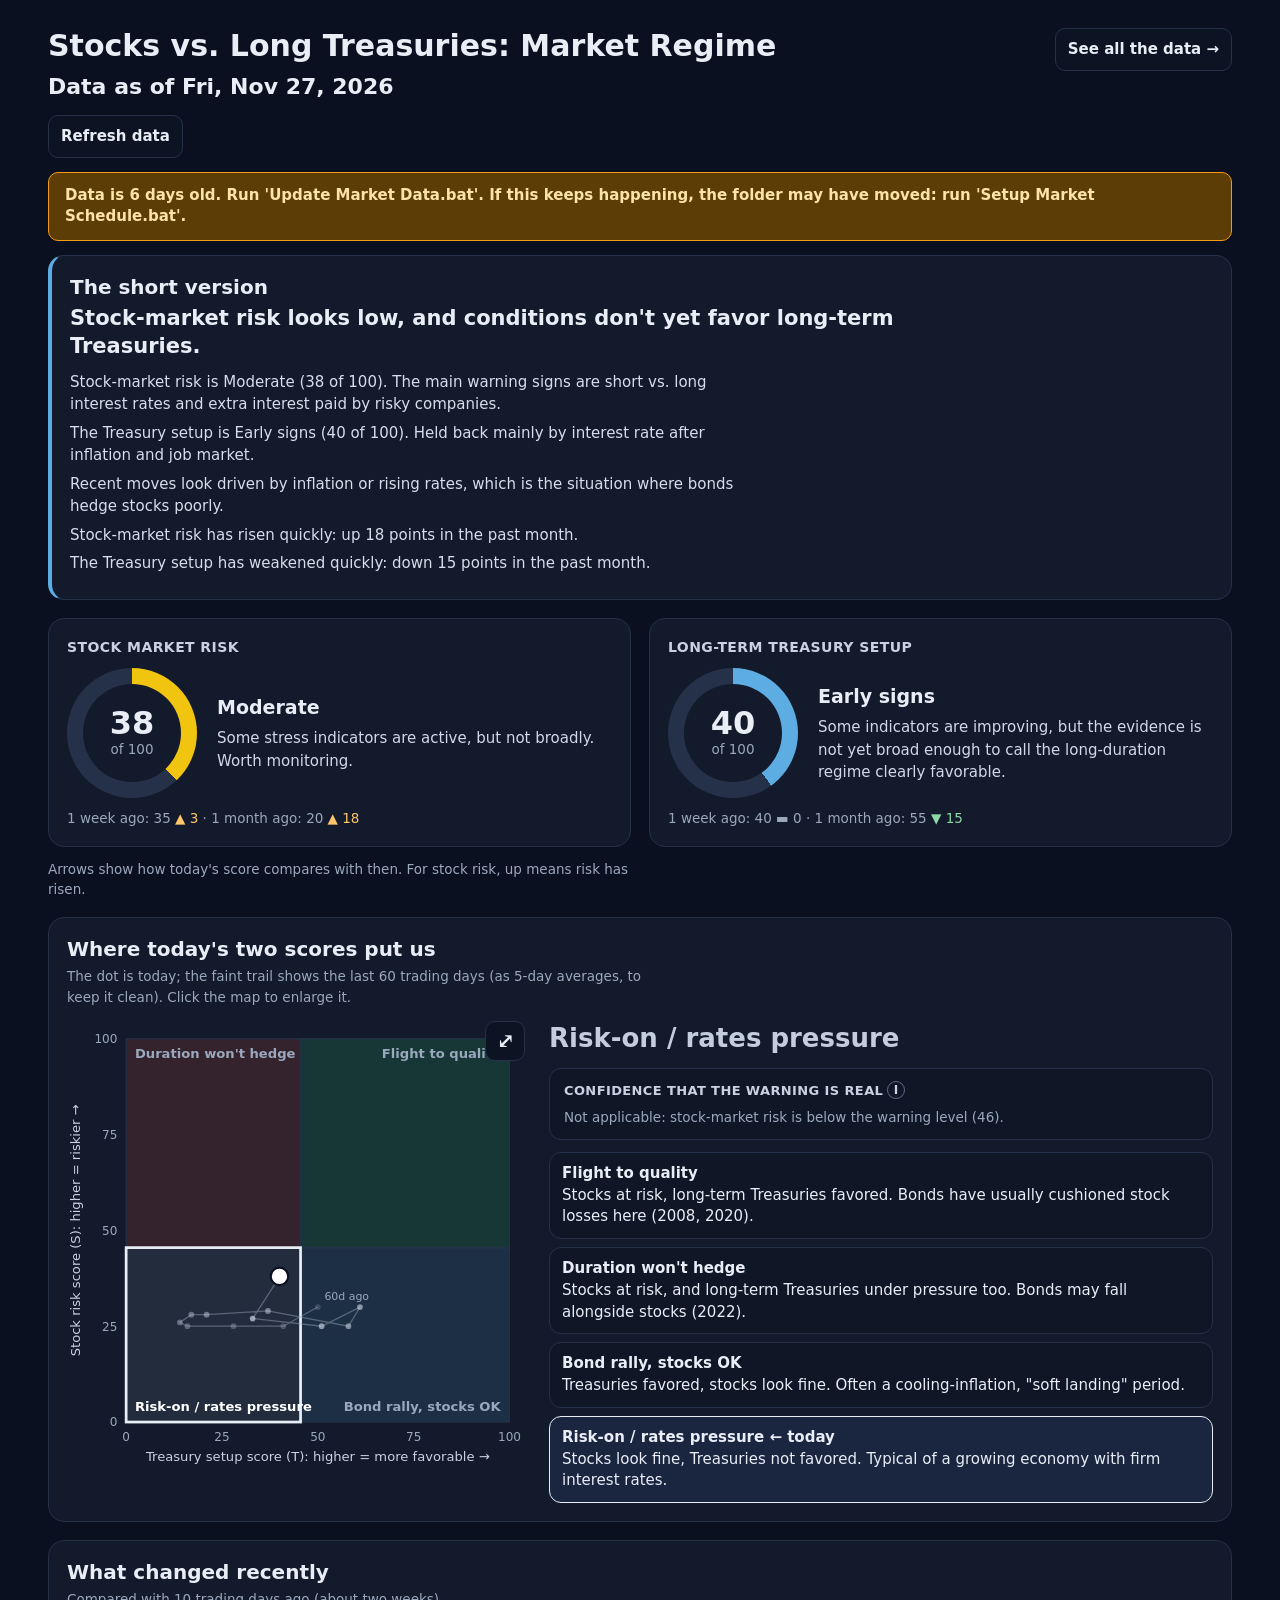
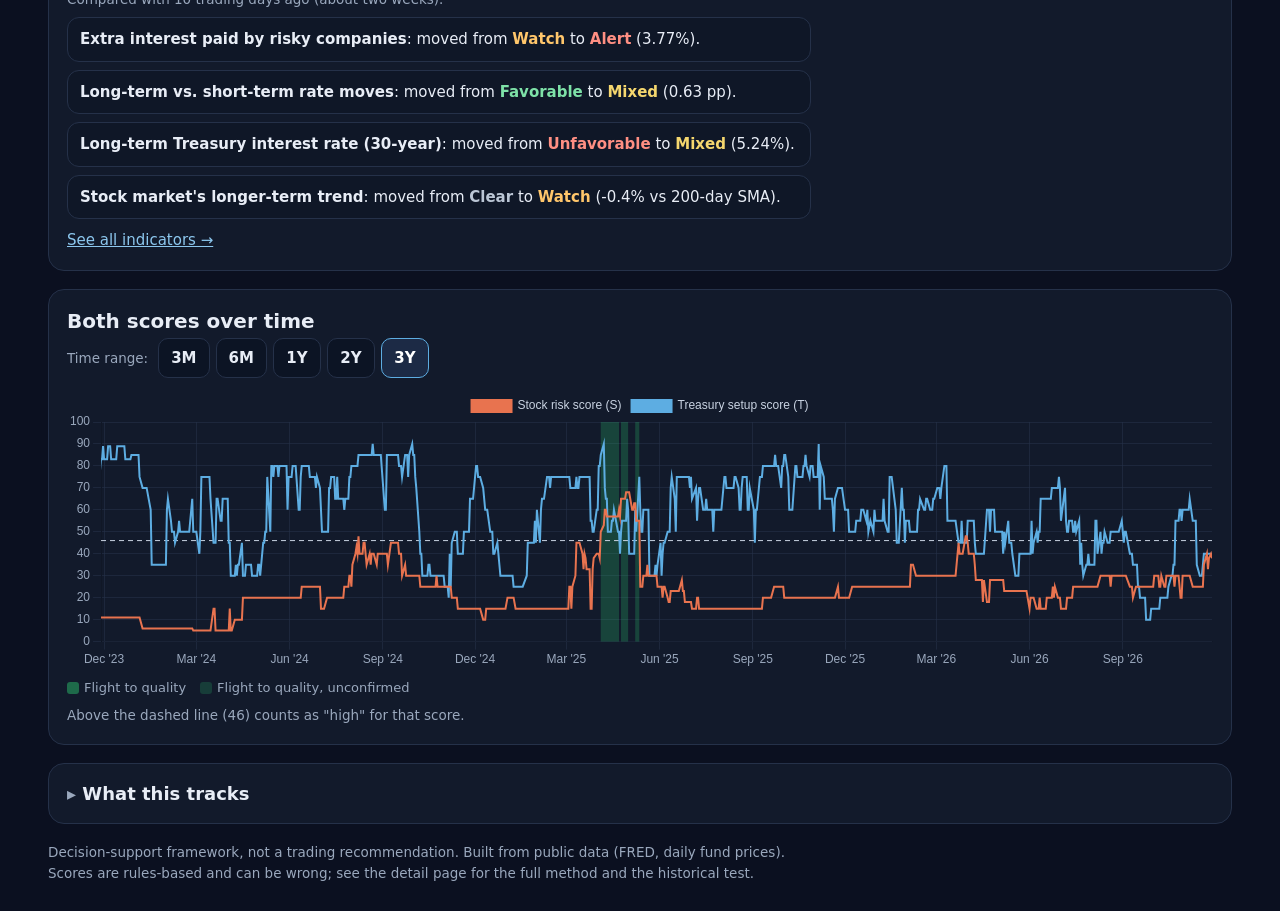
<file: index.html>
<!DOCTYPE html>
<html lang="en">
<head>
<meta charset="UTF-8" />
<meta name="viewport" content="width=device-width, initial-scale=1.0" />
<title>Stocks vs. Long Treasuries: Market Regime</title>
<link rel="stylesheet" href="dashboard.css?v=2026-10-15b" />
</head>

<body>
<div class="wrap">

  <!-- 1. HEADER -->
  <div class="topbar">
    <div>
      <h1>Stocks vs. Long Treasuries: Market Regime</h1>
      <div class="asof" id="asOfBig">Data as of --</div>
    </div>
    <a class="navlink" href="market-dashboard.html">See all the data →</a>
  </div>
  <div class="controls">
    <button id="refreshBtn" type="button">Refresh data</button>
    <span class="refreshnote" id="refreshNote" aria-live="polite"></span>
    <button class="forget" id="forgetTok" type="button" style="display:none">Forget GitHub token</button>
  </div>

  <!-- 2. BANNERS -->
  <div id="banners"></div>

  <!-- 3. THE SHORT VERSION -->
  <div class="card short" id="shortCard">
    <h2>The short version</h2>
    <div class="hl" id="shortHead">Loading…</div>
    <div id="shortLines"></div>
  </div>

  <!-- 4. TWO GAUGES -->
  <div class="gauges">
    <div class="card">
      <div class="gname">Stock market risk</div>
      <div class="scorebox">
        <div class="ring" id="spyRing" style="--pct:0"><div class="ring-inner"><div><div class="score" id="spyScore">--</div><div class="small">of 100</div></div></div></div>
        <div>
          <div class="headline" id="spyHead"></div>
          <div class="explain" id="spyMeaning"></div>
        </div>
      </div>
      <div class="gprior" id="spyPrior"></div>
    </div>
    <div class="card">
      <div class="gname">Long-term Treasury setup</div>
      <div class="scorebox">
        <div class="ring" id="tltRing" style="--pct:0"><div class="ring-inner"><div><div class="score" id="tltScore">--</div><div class="small">of 100</div></div></div></div>
        <div>
          <div class="headline" id="tltHead"></div>
          <div class="explain" id="tltMeaning"></div>
        </div>
      </div>
      <div class="gprior" id="tltPrior"></div>
    </div>
  </div>
  <div class="small" style="margin:-6px 0 18px">Arrows show how today's score compares with then. For stock risk, up means risk has risen.</div>

  <!-- 5. REGIME MAP -->
  <div class="card">
    <h2>Where today's two scores put us</h2>
    <div class="small" style="margin-bottom:12px">The dot is today; the faint trail shows the last 60 trading days (as 5-day averages, to keep it clean). Click the map to enlarge it.</div>
    <div class="quadmain">
      <div data-quad="1"></div>
      <div>
        <div class="regime-label" id="regimeLabel"></div>
        <div id="confMeter"></div>
        <ul class="quadkey" id="quadKey" style="margin-top:12px"></ul>
      </div>
    </div>
  </div>

  <!-- 6. WHAT CHANGED -->
  <div class="card">
    <h2>What changed recently</h2>
    <div class="small" id="changeSub"></div>
    <ul class="changes" id="changes"></ul>
    <div style="margin-top:10px" id="changeMore"></div>
  </div>

  <!-- 7. ONE TREND CHART -->
  <div class="card">
    <h2>Both scores over time</h2>
    <div class="rangebar"><span class="small">Time range:</span><div data-range="1"></div></div>
    <div class="chartbox"><canvas id="chScores"></canvas></div>
    <div class="legend" id="legendScores"></div>
    <div class="small" style="margin-top:8px">Above the dashed line (46) counts as "high" for that score.</div>
  </div>

  <!-- 8. WHAT THIS TRACKS -->
  <details class="about" id="about">
    <summary>What this tracks</summary>
    <div id="aboutBody"></div>
  </details>

  <!-- 9. FOOTER -->
  <div class="foot">Decision-support framework, not a trading recommendation. Built from public data (FRED, daily fund prices). Scores are rules-based and can be wrong; see the detail page for the full method and the historical test.</div>

</div>

<script src="vendor/chart.umd.min.js"></script>
<script src="config.js?v=2026-10-15b"></script>
<script src="scoring.js?v=2026-10-15b"></script>
<script src="market-data.js"></script>
<script src="dashboard-common.js?v=2026-10-15b"></script>
<script>
(function () {
  "use strict";
  var D = window.Dash, CFG = D.CFG, $ = D.$, esc = D.esc;

  function gauge(kind, st) {
    var m = st.cur[kind], pre = kind === "spy" ? "spy" : "tlt";
    var labels = kind === "spy" ? CFG.spyLabels : CFG.tltLabels, meaning = "";
    $(pre + "Score").textContent = m.score === null ? "--" : m.score;
    $(pre + "Ring").style.setProperty("--pct", m.score === null ? 0 : m.score);
    if (kind === "spy") $("spyRing").style.setProperty("--ringc", D.RING[m.label] || "#7f93b0");
    if (m.score === null || !m.reliable) {
      $(pre + "Head").textContent = "Not reliable";
      $(pre + "Meaning").textContent = CFG.summary.unreliable;
    } else {
      $(pre + "Head").textContent = D.plainLabel(kind, m.score);
      $(pre + "Meaning").textContent = m.text;
    }
    $(pre + "Prior").innerHTML = m.score === null ? "" : D.priorHtml(st.H, kind);
  }

  function renderQuadKey(cur) {
    var names = { FTQ: "Flight to quality", NOHEDGE: "Duration won't hedge", BONDRALLY: "Bond rally, stocks OK", RISKON: "Risk-on / rates pressure" };
    var html = "";
    ["FTQ", "NOHEDGE", "BONDRALLY", "RISKON"].forEach(function (k) {
      var on = cur.quadrant === k;
      html += '<li' + (on ? ' class="on" aria-current="true"' : "") + '><strong>' + esc(names[k]) + (on ? " ← today" : "") + '</strong>' + esc(CFG.quadrantKey[k]) + '</li>';
    });
    $("quadKey").innerHTML = html;
  }

  function renderChanges(st) {
    var items = D.buildChanges(st.H), max = CFG.summary.maxChanges, days = CFG.summary.changeWindowDays;
    $("changeSub").textContent = "Compared with " + days + " trading days ago (about two weeks).";
    var list = items.slice(0, max).map(function (c) { return "<li>" + c.html + "</li>"; });
    if (!list.length) list = ["<li>No indicator changed status in the last 2 weeks.</li>"];
    $("changes").innerHTML = list.join("");
    $("changeMore").innerHTML = items.length > max ? '<a href="market-dashboard.html#stockrisk">See all indicators →</a>' : '<a href="market-dashboard.html#stockrisk">See all indicators →</a>';
  }

  D.start({
    render: function (st) {
      $("aboutBody").innerHTML = CFG.aboutText.join("");
      if (!st.D) { $("shortHead").textContent = "Data unavailable."; return; }
      var cur = st.cur, sum = D.buildSummary(st.H, cur);
      $("shortHead").textContent = sum.headline;
      $("shortLines").innerHTML = sum.lines.map(function (l) { return "<p>" + esc(l) + "</p>"; }).join("");
      gauge("spy", st); gauge("tlt", st);
      var lab = $("regimeLabel");
      lab.textContent = D.quadName(cur); lab.className = "regime-label regime-" + cur.quadrant;
      renderQuadKey(cur);
      $("confMeter").innerHTML = D.confidenceHtml(D.confidenceNow(st.H, cur), true);
      renderChanges(st);
    }
  });
})();
</script>
</body>
</html>
</file>
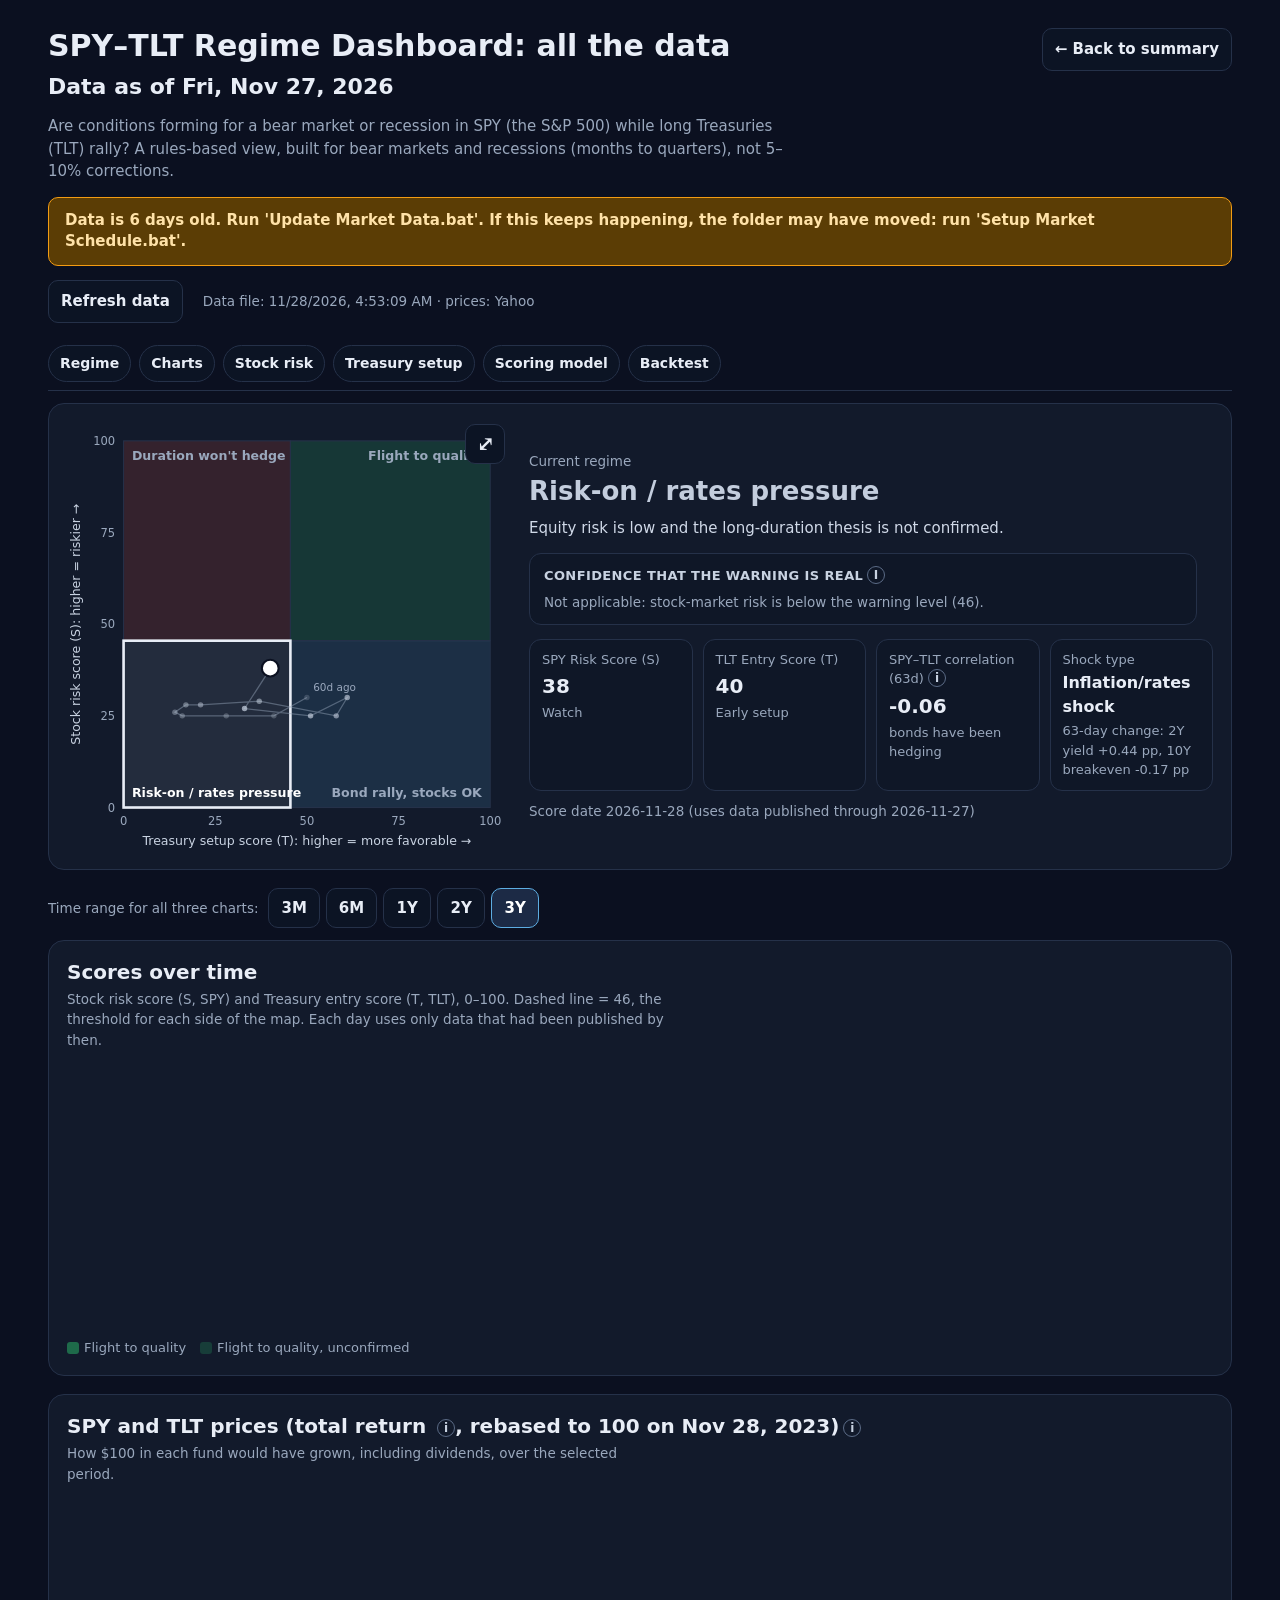
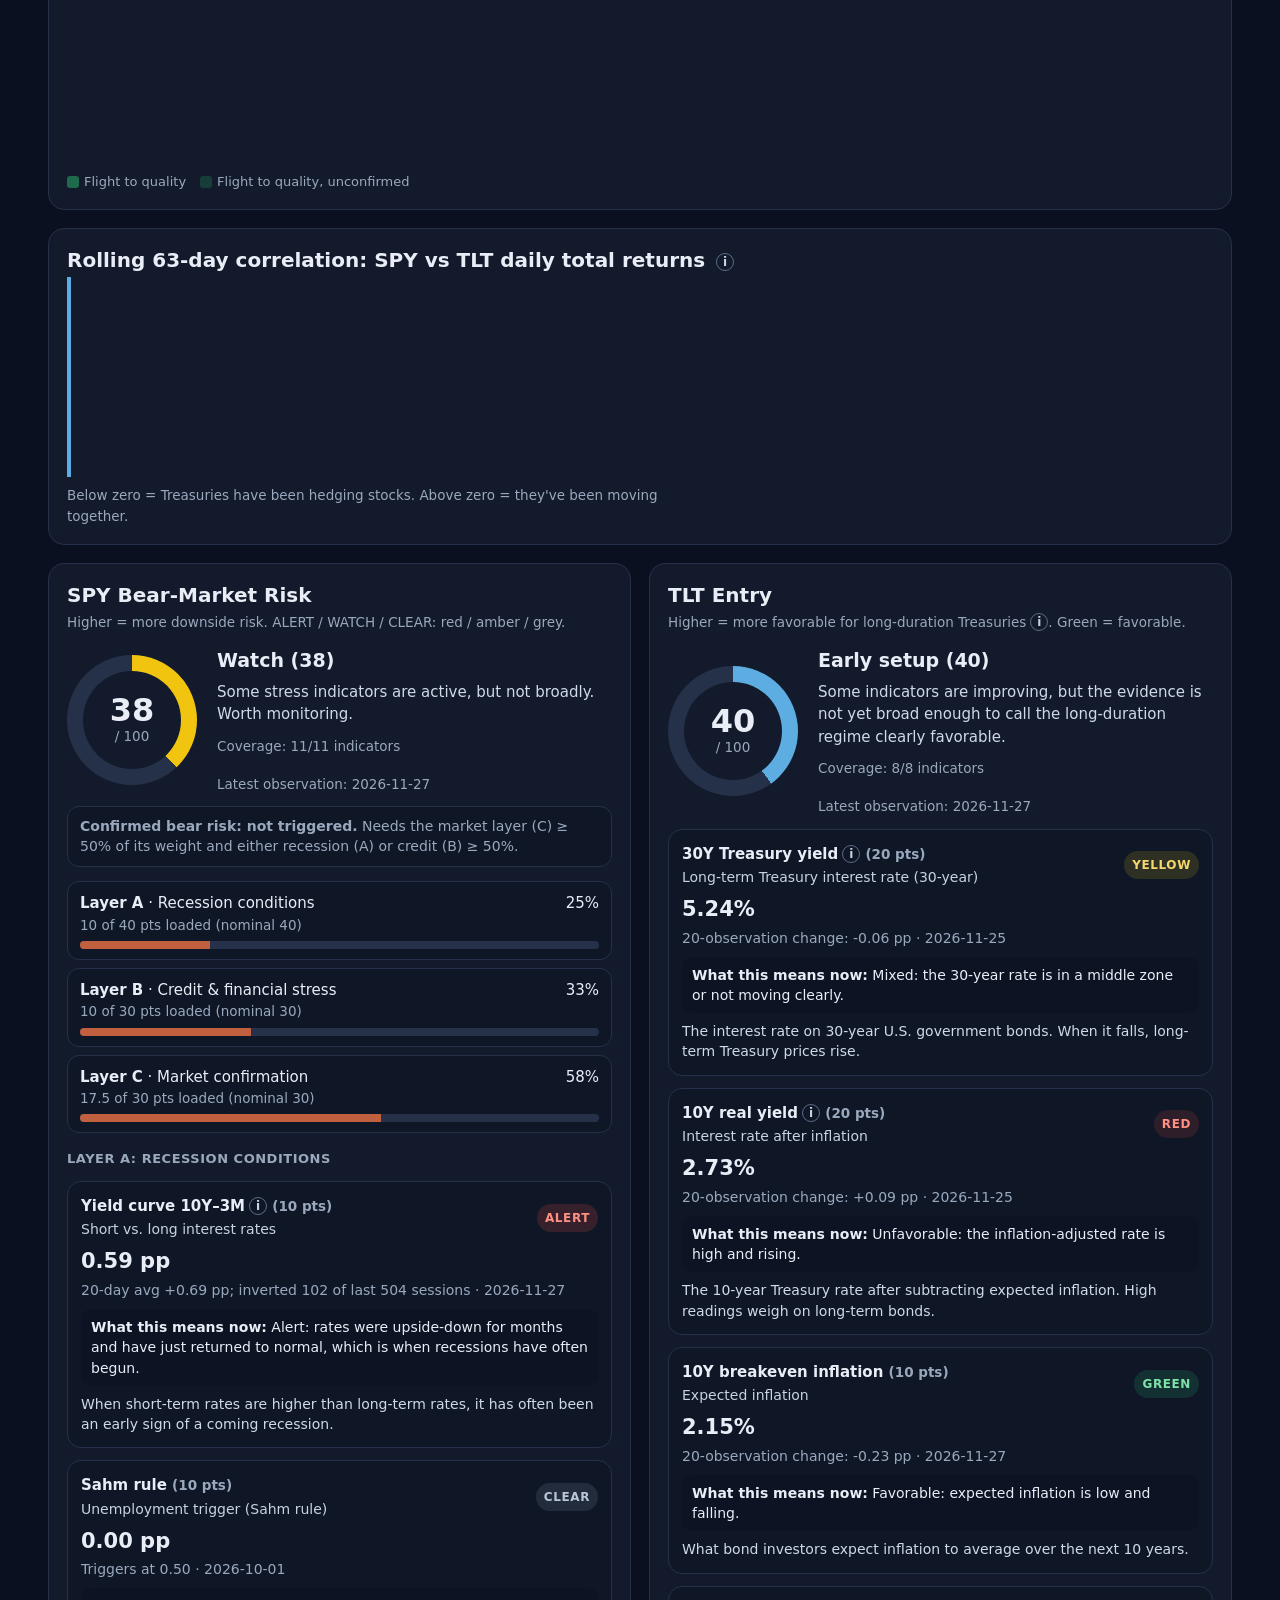
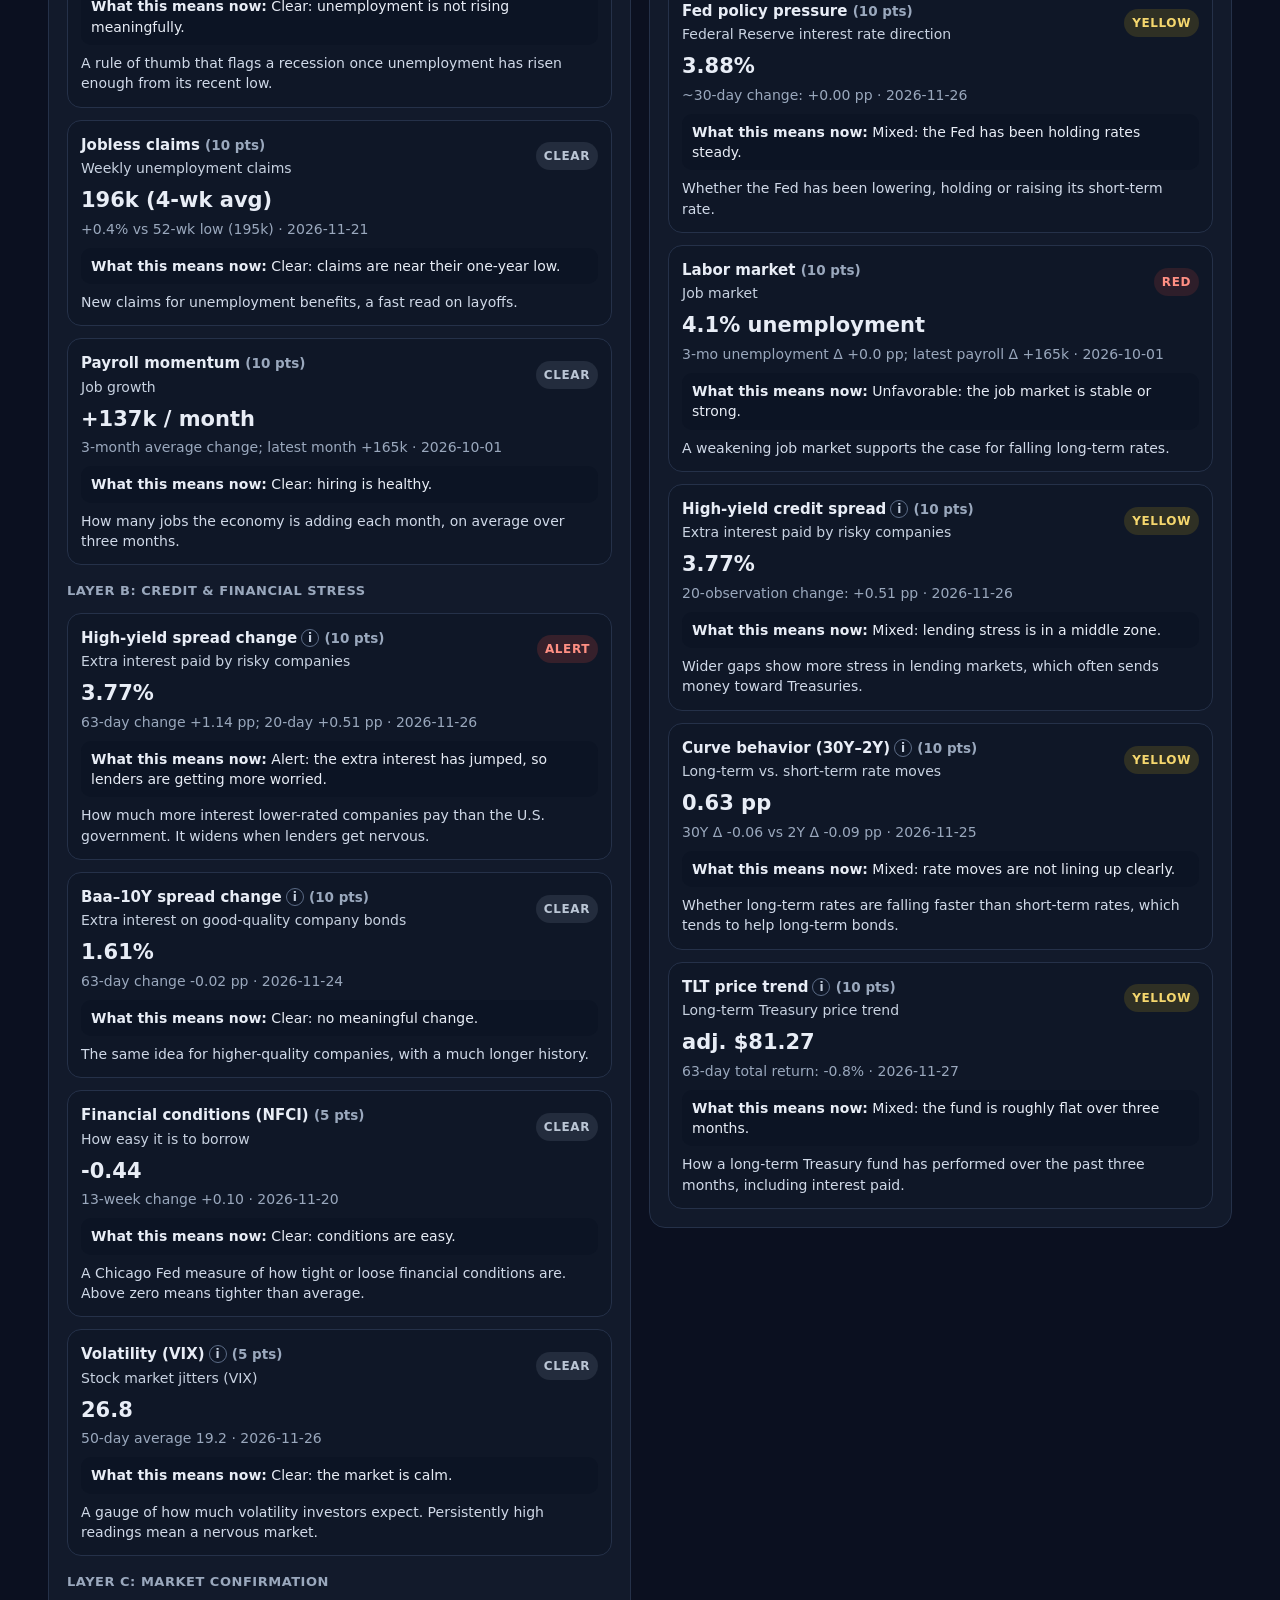
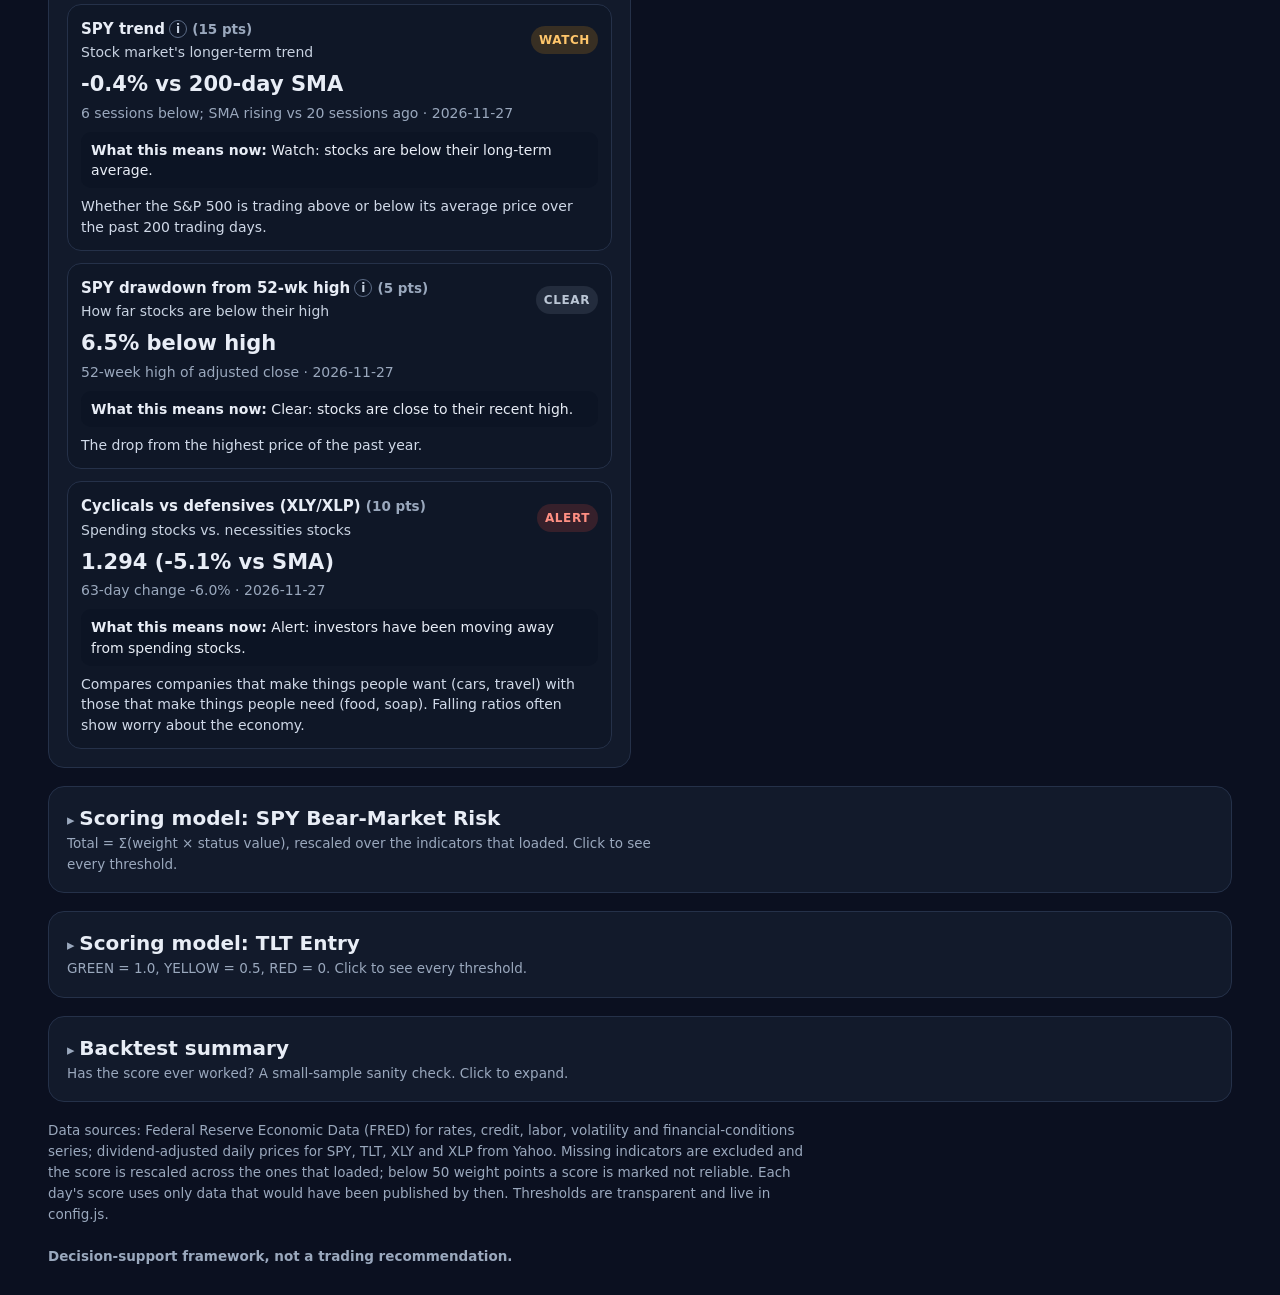
<file: market-dashboard.html>
<!DOCTYPE html>
<html lang="en">
<head>
<meta charset="UTF-8" />
<meta name="viewport" content="width=device-width, initial-scale=1.0" />
<title>SPY–TLT Regime Dashboard: All the Data</title>
<link rel="stylesheet" href="dashboard.css?v=2026-10-15b" />
</head>

<body>
<div class="wrap">

  <div class="topbar">
    <div>
      <h1>SPY–TLT Regime Dashboard: all the data</h1>
      <div class="asof" id="asOfBig">Data as of --</div>
    </div>
    <a class="navlink" href="index.html">← Back to summary</a>
  </div>
  <div class="sub">
    Are conditions forming for a bear market or recession in SPY (the S&amp;P 500) while long Treasuries (TLT) rally? A rules-based view, built for bear markets and recessions (months to quarters), not 5–10% corrections.
  </div>

  <div id="banners"></div>

  <div class="controls">
    <button id="refreshBtn" type="button">Refresh data</button>
    <span class="refreshnote" id="refreshNote" aria-live="polite"></span>
    <button class="forget" id="forgetTok" type="button" style="display:none">Forget GitHub token</button>
    <span class="small" id="dataFile">Data file: --</span>
  </div>

  <nav class="jump" aria-label="Jump to section">
    <a href="#regime">Regime</a><a href="#charts">Charts</a><a href="#stockrisk">Stock risk</a><a href="#treasury">Treasury setup</a><a href="#model">Scoring model</a><a href="#backtest">Backtest</a>
  </nav>

  <!-- JOINT VIEW -->
  <div class="card joint" id="regime">
    <div data-quad="1"></div>
    <div>
      <div class="small">Current regime</div>
      <div class="regime-label" id="regimeLabel">Loading…</div>
      <div class="explain" id="regimeText"></div>
      <div id="confMeter"></div>
      <div class="kv" id="jointKv"></div>
      <div class="meta"><span id="asOf"></span></div>
    </div>
  </div>

  <!-- CHARTS -->
  <div id="charts">
    <div class="rangebar"><span class="small">Time range for all three charts:</span><div data-range="1"></div></div>
    <div class="card">
      <h2>Scores over time</h2>
      <div class="small">Stock risk score (S, SPY) and Treasury entry score (T, TLT), 0–100. Dashed line = 46, the threshold for each side of the map. Each day uses only data that had been published by then.</div>
      <div class="chartbox"><canvas id="chScores"></canvas></div>
      <div class="legend" id="legendScores"></div>
    </div>
    <div class="card">
      <h2 id="priceTitle">SPY and TLT prices (total return, rebased to 100)</h2>
      <div class="small">How $100 in each fund would have grown, including dividends, over the selected period.</div>
      <div class="chartbox"><canvas id="chPrices"></canvas></div>
      <div class="legend" id="legendPrices"></div>
    </div>
    <div class="card">
      <h2 data-gl="correlation">Rolling 63-day correlation: SPY vs TLT daily total returns </h2>
      <div class="chartbox short"><canvas id="chRho"></canvas></div>
      <div class="small" style="margin-top:8px">Below zero = Treasuries have been hedging stocks. Above zero = they've been moving together.</div>
    </div>
  </div>

  <!-- TWO COLUMNS -->
  <div class="cols" style="margin-bottom:18px">
    <div class="card" id="stockrisk">
      <h2>SPY Bear-Market Risk</h2>
      <div class="small">Higher = more downside risk. ALERT / WATCH / CLEAR: red / amber / grey.</div>
      <div class="scorebox" style="margin-top:14px">
        <div class="ring" id="spyRing" style="--pct:0"><div class="ring-inner"><div><div class="score" id="spyScore">--</div><div class="small">/ 100</div></div></div></div>
        <div>
          <div class="headline" id="spyHead">Loading…</div>
          <div class="explain" id="spySummary"></div>
          <div class="meta"><span id="spyCov"></span><span id="spyUpd"></span></div>
        </div>
      </div>
      <div class="confirm off" id="spyConfirm"></div>
      <div class="layers" id="spyLayers"></div>
      <div id="spyGrid"></div>
    </div>

    <div class="card" id="treasury">
      <h2>TLT Entry</h2>
      <div class="small">Higher = more favorable for long-duration Treasuries<i class="gl" tabindex="0" role="button" aria-label="What is duration?" data-tip="" id="durGl">i</i>. Green = favorable.</div>
      <div class="scorebox" style="margin-top:14px">
        <div class="ring" id="tltRing" style="--pct:0"><div class="ring-inner"><div><div class="score" id="tltScore">--</div><div class="small">/ 100</div></div></div></div>
        <div>
          <div class="headline" id="tltHead">Loading…</div>
          <div class="explain" id="tltSummary"></div>
          <div class="meta"><span id="tltCov"></span><span id="tltUpd"></span></div>
        </div>
      </div>
      <div class="grid" id="tltGrid"></div>
    </div>
  </div>

  <!-- SCORING MODELS -->
  <div id="model">
    <details class="card">
      <summary><h2>Scoring model: SPY Bear-Market Risk</h2><div class="small">Total = Σ(weight × status value), rescaled over the indicators that loaded. Click to see every threshold.</div></summary>
      <div class="small" style="margin-top:10px">ALERT = 1.0, WATCH = 0.5, CLEAR = 0. Labels: 0–25 Clear · 26–45 Watch · 46–65 Elevated · 66–100 High risk.</div>
      <div class="tscroll"><table id="spyModel"></table></div>
    </details>
    <details class="card">
      <summary><h2>Scoring model: TLT Entry</h2><div class="small">GREEN = 1.0, YELLOW = 0.5, RED = 0. Click to see every threshold.</div></summary>
      <div class="small" style="margin-top:10px">Labels: 0–25 · 26–45 · 46–65 · 66–80 · 81–100.</div>
      <div class="tscroll"><table id="tltModel"></table></div>
    </details>
  </div>

  <!-- BACKTEST SUMMARY -->
  <details class="card" id="backtest">
    <summary><h2>Backtest summary</h2><div class="small">Has the score ever worked? A small-sample sanity check. Click to expand.</div></summary>
    <div id="btBody" class="small" style="margin-top:10px">Not available. Run <code>node backtest\run-backtest.js</code>.</div>
  </details>

  <div class="foot" id="foot"></div>

</div>

<script src="vendor/chart.umd.min.js"></script>
<script src="config.js?v=2026-10-15b"></script>
<script src="scoring.js?v=2026-10-15b"></script>
<script src="market-data.js"></script>
<script src="backtest/summary.js"></script>
<script src="dashboard-common.js?v=2026-10-15b"></script>
<script>
(function () {
  "use strict";
  var D = window.Dash, CFG = D.CFG, $ = D.$, esc = D.esc, gl = D.gl;

  function renderJoint(st) {
    var cur = st.cur, Q = CFG.joint.quadrants, q = Q[D.quadKeyOf(cur)];
    var lab = $("regimeLabel");
    lab.textContent = q.label; lab.className = "regime-label regime-" + cur.quadrant;
    var note = "";
    if (!cur.spy.reliable || !cur.tlt.reliable) note = " Note: one score has low data coverage (under 50 weight points) and is not reliable.";
    $("regimeText").textContent = q.text + note;
    var rho = cur.rho, kv = "";
    kv += '<div><div class="k">SPY Risk Score (S)</div><div class="v">' + (cur.spy.score === null ? "--" : cur.spy.score) + '</div><div class="d">' + esc(cur.spy.label || "") + '</div></div>';
    kv += '<div><div class="k">TLT Entry Score (T)</div><div class="v">' + (cur.tlt.score === null ? "--" : cur.tlt.score) + '</div><div class="d">' + esc(cur.tlt.label || "") + '</div></div>';
    kv += '<div><div class="k">SPY–TLT correlation (63d)' + gl("correlation") + '</div><div class="v">' + (rho === null ? "--" : D.fmtSigned(rho)) + '</div><div class="d">' + (rho === null ? "" : (rho > CFG.joint.corrUnconfirmed ? "stocks and bonds moving together" : (rho < 0 ? "bonds have been hedging" : "weak relationship"))) + '</div></div>';
    kv += '<div><div class="k">Shock type</div><div class="v" style="font-size:16px">' + esc(cur.shock.type) + '</div><div class="d">' + esc(cur.shock.detail) + '</div></div>';
    $("jointKv").innerHTML = kv;
    $("asOf").textContent = "Score date " + cur.asOf + " (uses data published through " + st.H.last + ")";
  }

  function renderSpy(cur) {
    var m = cur.spy, tot = CFG.spy.length;
    $("spyScore").textContent = m.score === null ? "--" : m.score;
    $("spyRing").style.setProperty("--pct", m.score === null ? 0 : m.score);
    $("spyRing").style.setProperty("--ringc", D.RING[m.label] || "#7f93b0");
    var head, text;
    if (m.score === null) { head = "Data unavailable"; text = "No indicators loaded, so the dashboard cannot calculate a risk score."; }
    else if (!m.reliable) { head = "Insufficient coverage"; text = "Only " + m.possible + " of 100 weight points loaded. The partial score (" + m.score + ") is shown for reference but is not a reliable signal."; }
    else { head = m.headline + " (" + m.score + ")"; text = m.text; }
    $("spyHead").textContent = head; $("spySummary").textContent = text;
    $("spyCov").textContent = "Coverage: " + m.loaded + "/" + tot + " indicators";
    $("spyUpd").textContent = "Latest observation: " + (m.newest || "--");
    var c = $("spyConfirm");
    if (m.confirmed) { c.className = "confirm on"; c.innerHTML = "CONFIRMED BEAR RISK<br>" + esc(CFG.confirmedText); }
    else { c.className = "confirm off"; c.innerHTML = "<strong>Confirmed bear risk: not triggered.</strong> Needs the market layer (C) ≥ 50% of its weight and either recession (A) or credit (B) ≥ 50%."; }
    var L = "";
    ["A", "B", "C"].forEach(function (k) {
      var l = m.layers[k], pct = l.pct === null ? null : Math.round(l.pct * 100);
      L += '<div class="layer"><div class="row"><div><strong>Layer ' + k + '</strong> · ' + esc(l.name) + '</div><div>' + (pct === null ? "n/a" : pct + "%") + '</div></div>' +
           '<div class="small">' + l.earned.toFixed(1).replace(/\.0$/, "") + ' of ' + l.possible + ' pts loaded (nominal ' + l.weight + ')</div>' +
           '<div class="bar"><span style="width:' + (pct || 0) + '%"></span></div></div>';
    });
    $("spyLayers").innerHTML = L;
    var g = "";
    ["A", "B", "C"].forEach(function (k) {
      g += '<div class="layerhead">Layer ' + k + ': ' + esc(CFG.layers[k].name) + '</div><div class="grid">';
      m.items.filter(function (it) { return it.layer === k; }).forEach(function (it) { g += D.indicatorCard(it, "spy"); });
      g += '</div>';
    });
    $("spyGrid").innerHTML = g;
  }

  function renderTlt(cur) {
    var m = cur.tlt, tot = CFG.tlt.length;
    $("tltScore").textContent = m.score === null ? "--" : m.score;
    $("tltRing").style.setProperty("--pct", m.score === null ? 0 : m.score);
    var head, text;
    if (m.score === null) { head = "Data unavailable"; text = "No indicators loaded, so the dashboard cannot calculate a duration signal."; }
    else if (!m.reliable) { head = "Insufficient coverage"; text = "Only " + m.possible + " of 100 weight points loaded. The partial score (" + m.score + ") is shown for reference but is not a reliable signal."; }
    else { head = m.label + " (" + m.score + ")"; text = m.text; }
    $("tltHead").textContent = head; $("tltSummary").textContent = text;
    $("tltCov").textContent = "Coverage: " + m.loaded + "/" + tot + " indicators";
    $("tltUpd").textContent = "Latest observation: " + (m.newest || "--");
    $("tltGrid").innerHTML = m.items.map(function (it) { return D.indicatorCard(it, "tlt"); }).join("");
  }

  function renderModels() {
    var h = '<thead><tr><th>Layer</th><th>Indicator</th><th>Wt</th><th>ALERT (1.0)</th><th>WATCH (0.5)</th><th>CLEAR (0)</th></tr></thead><tbody>';
    CFG.spy.forEach(function (d) {
      h += '<tr><td>' + d.layer + '</td><td>' + esc(d.name) + '</td><td>' + d.weight + '</td><td>' + esc(d.rules.alert) + '</td><td>' + esc(d.rules.watch) + '</td><td>' + esc(d.rules.clear) + '</td></tr>';
    });
    $("spyModel").innerHTML = h + '</tbody>';
    h = '<thead><tr><th>Indicator</th><th>Wt</th><th>Green</th><th>Yellow</th><th>Red</th></tr></thead><tbody>';
    CFG.tlt.forEach(function (d) {
      h += '<tr><td>' + esc(d.name) + '</td><td>' + d.weight + '</td><td>' + esc(d.rules.green) + '</td><td>' + esc(d.rules.yellow) + '</td><td>' + esc(d.rules.red) + '</td></tr>';
    });
    $("tltModel").innerHTML = h + '</tbody>';
  }

  function renderBacktest(B, cur) {
    var el = $("btBody");
    if (!B) { el.innerHTML = 'Not available. Run <code>node backtest\\run-backtest.js</code> from this folder.'; return; }
    function p(v, d) { return v === null || v === undefined ? "n/a" : (v * 100).toFixed(d === undefined ? 0 : d) + "%"; }
    function n1(v) { return v === null || v === undefined ? "n/a" : v.toFixed(1); }
    var h = '<div class="small">Backtest run ' + esc(B.generated) + ', data through ' + esc(B.dataThrough) + '. Small sample: a sanity check, not proof. Full detail: backtest/backtest-report.md.</div><div class="bt">';
    h += '<div><div class="v">' + B.bears.detected + ' of ' + B.bears.n + '</div><div class="k">bear markets (≥20%) flagged by S ≥ 46 in the window around the peak; median lead ' + n1(B.bears.medianLeadMonths) + ' months (negative = after the peak)</div></div>';
    h += '<div><div class="v">' + B.bears.confirmedDetected + ' of ' + B.bears.n + '</div><div class="k">flagged by "confirmed bear risk"; median lead ' + n1(B.bears.confirmedMedianLeadMonths) + ' months</div></div>';
    h += '<div><div class="v">' + B.recessions.detected + ' of ' + B.recessions.n + '</div><div class="k">NBER recessions flagged; median lead ' + n1(B.recessions.medianLeadMonths) + ' months before the start</div></div>';
    h += '<div><div class="v">' + B.falseAlarms.falseAlarms + ' of ' + B.falseAlarms.episodes + '</div><div class="k">signal episodes (S ≥ 46 for 20+ sessions) were false alarms (' + B.falseAlarms.sessions + ' sessions)</div></div>';
    h += '<div><div class="v">' + p(B.ftq.precision) + ' / ' + p(B.ftq.recall) + '</div><div class="k">flight-to-quality precision / recall, 2003→present (base rate ' + p(B.ftq.baseRate, 1) + '; validation-period precision ' + p(B.ftq.precisionVal) + ')</div></div>';
    if (B.tlt) h += '<div><div class="v">' + p(B.tlt.medianFwd6mHigh, 1) + ' vs ' + p(B.tlt.medianFwd6mLow, 1) + '</div><div class="k">median forward 6-month TLT return when T ≥ 46 vs T ≤ 45 (2003→present)</div></div>';
    h += '</div>';
    if (B.thresholdChanges && B.thresholdChanges.length) h += '<div class="small" style="margin-top:10px">Thresholds changed from the spec: ' + esc(B.thresholdChanges.join("; ")) + '.</div>';
    else h += '<div class="small" style="margin-top:10px">No thresholds were changed from the starting values.</div>';
    if (B.liveDate === cur.asOf) {
      var ok = B.latest.S === cur.spy.score && B.latest.T === cur.tlt.score && B.latest.quadrant === cur.quadrant;
      h += '<div class="small" style="margin-top:6px">Consistency check vs backtest results.csv for ' + esc(cur.asOf) + ': ' + (ok ? 'scores match (S ' + B.latest.S + ', T ' + B.latest.T + ').' : 'MISMATCH (backtest S ' + B.latest.S + ', T ' + B.latest.T + '): re-run the backtest after updating data.') + '</div>';
    } else {
      h += '<div class="small" style="margin-top:6px">The backtest file is from an earlier data date (' + esc(B.liveDate) + '); re-run it to refresh these numbers.</div>';
    }
    el.innerHTML = h;
  }

  $("durGl").setAttribute("data-tip", CFG.glossary.duration);

  D.start({
    render: function (st) {
      renderModels();
      if (!st.D) { $("regimeLabel").textContent = "Data unavailable"; $("regimeText").textContent = "market-data.js was not found."; $("dataFile").textContent = "Data file: not found"; return; }
      var cur = st.cur;
      renderJoint(st); $("confMeter").innerHTML = D.confidenceHtml(D.confidenceNow(st.H, cur), false); renderSpy(cur); renderTlt(cur);
      renderBacktest(window.BACKTEST_SUMMARY || null, st.H.res[st.H.res.length - 1]);
      $("foot").innerHTML =
        "Data sources: Federal Reserve Economic Data (FRED) for rates, credit, labor, volatility and financial-conditions series; dividend-adjusted daily prices for SPY, TLT, XLY and XLP from " + esc(st.D.priceSource || "unknown") +
        ". Missing indicators are excluded and the score is rescaled across the ones that loaded; below 50 weight points a score is marked not reliable. " +
        "Each day's score uses only data that would have been published by then. Thresholds are transparent and live in config.js. " +
        "<br><br><strong>Decision-support framework, not a trading recommendation.</strong>";
    }
  });
})();
</script>
</body>
</html>
</file>
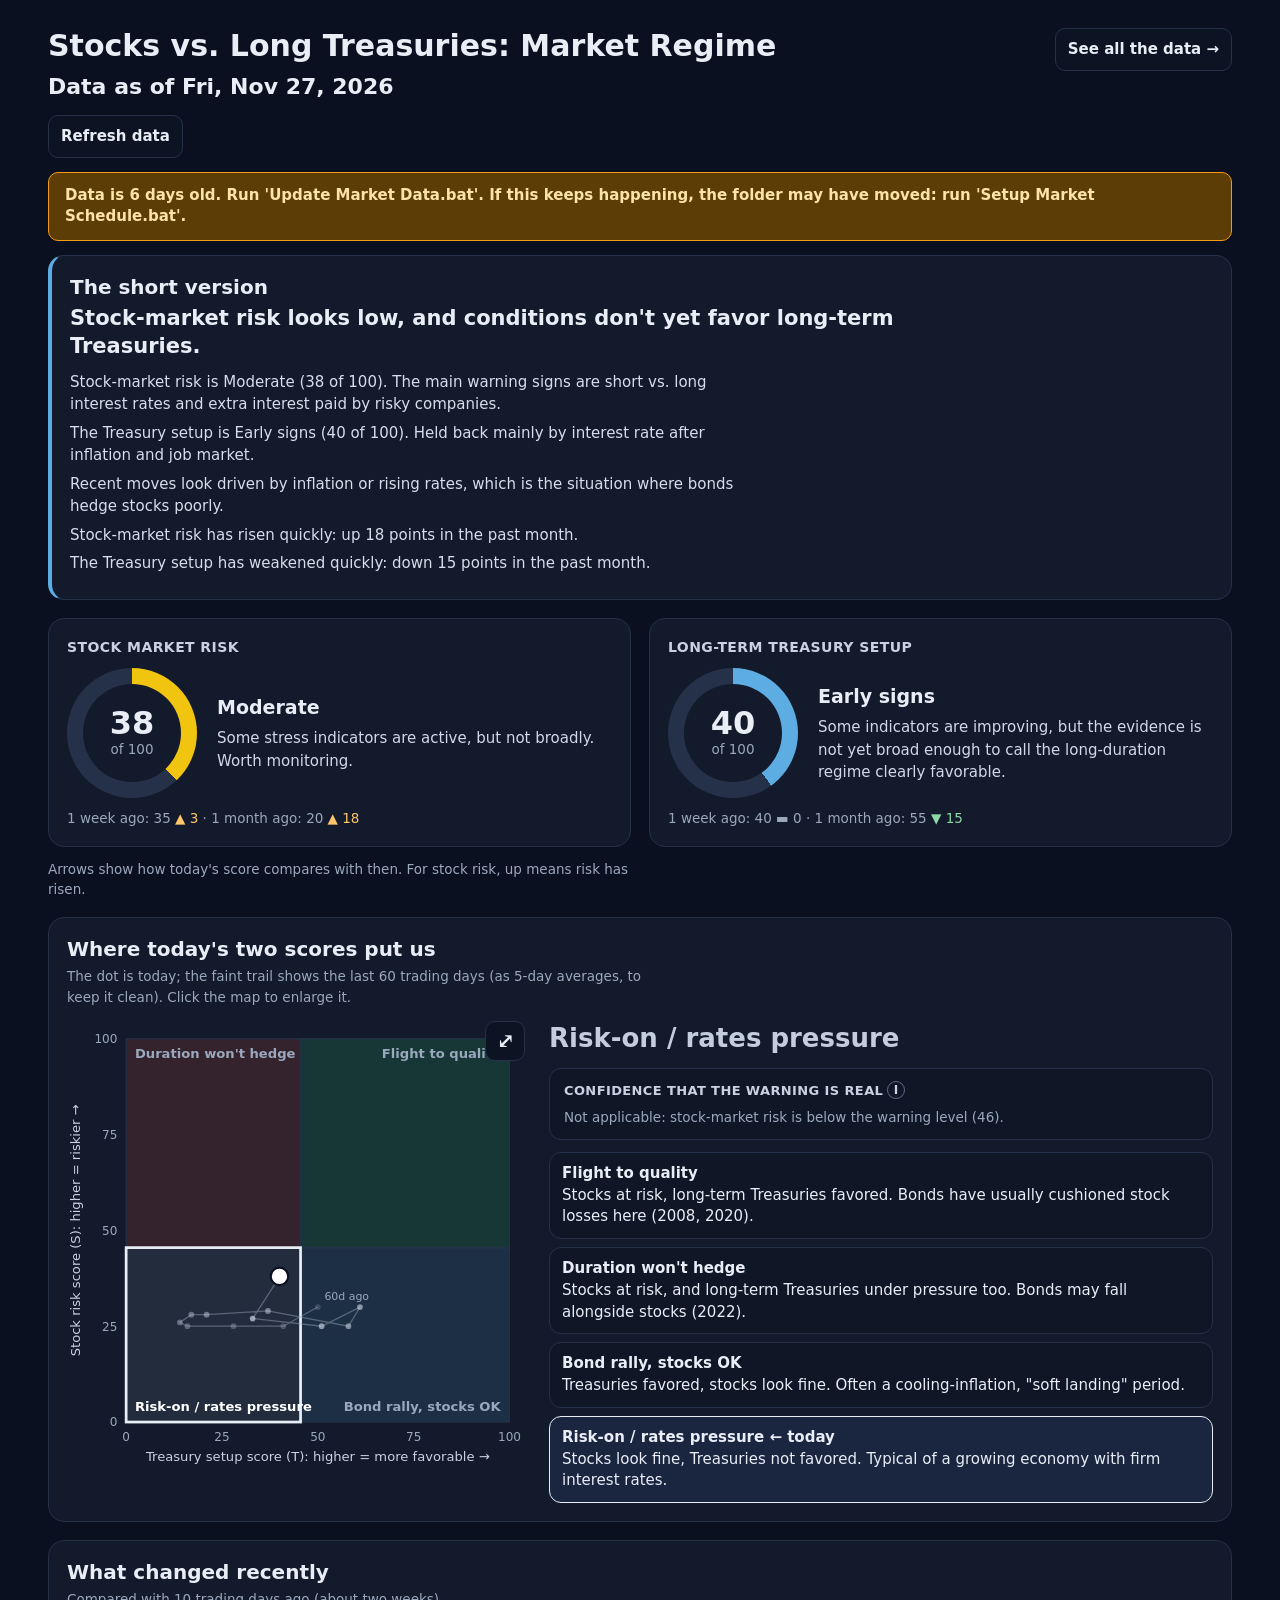
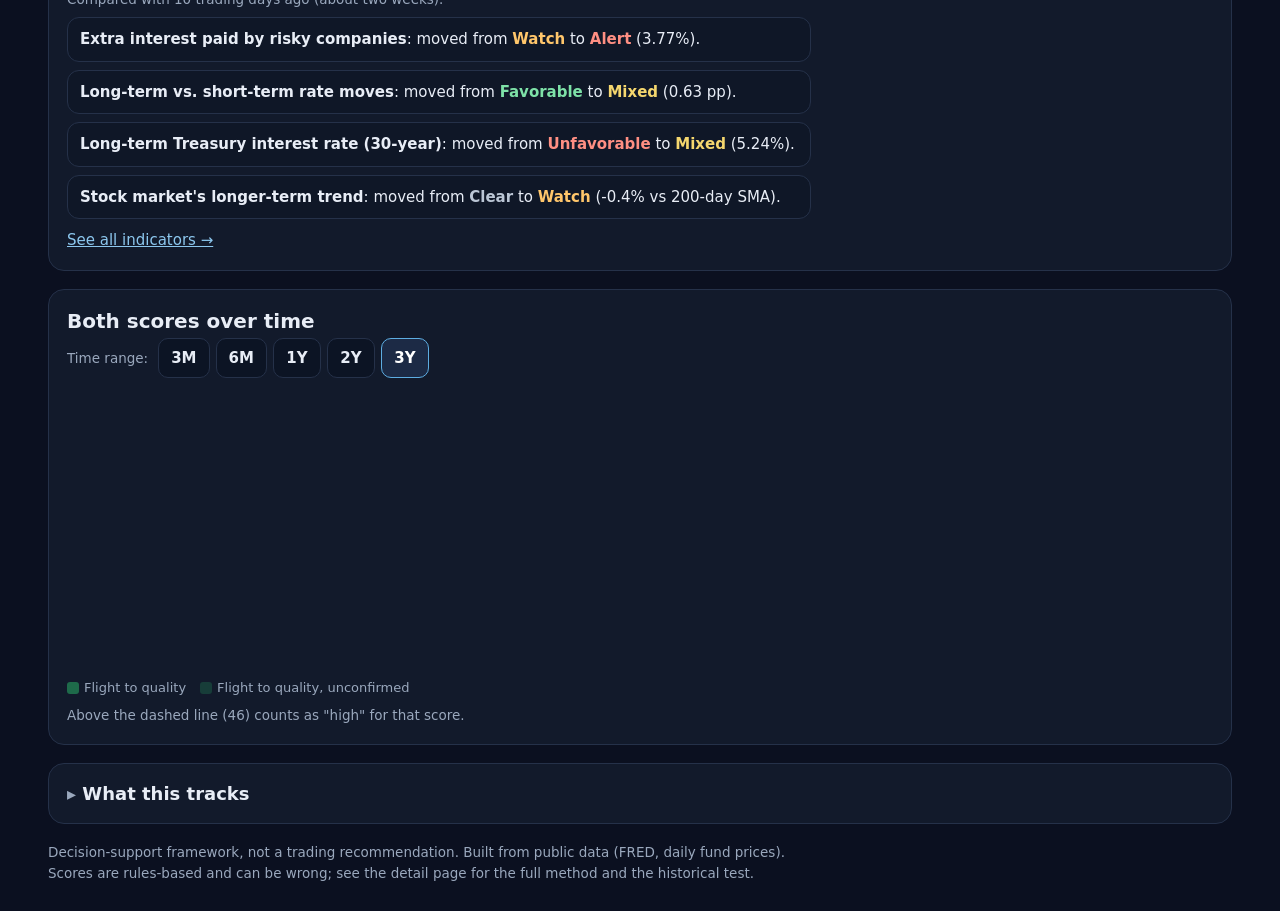
<file: tlt-dashboard.html>
<!DOCTYPE html><html><head><meta charset="UTF-8"><meta http-equiv="refresh" content="0; url=index.html"><title>Moved</title></head><body><script>location.replace("index.html");</script><a href="index.html">Moved to index.html</a></body></html>
</file>
<file: dashboard.css>
/* dashboard.css - shared theme for index.html (summary) and market-dashboard.html (detail). */
:root {
  --bg: #0b1020;
  --panel: #121a2b;
  --panel2: #0f1727;
  --text: #e8edf6;
  --muted: #9aa8bd;          /* 7.7:1 on --bg, 7.0:1 on --panel (WCAG AA needs 4.5:1) */
  --border: #253149;
  --green: #2ecc71;
  --yellow: #f1c40f;
  --red: #e74c3c;
  --blue: #5dade2;
  --amber: #f39c12;
}

* { box-sizing: border-box; }

html { scroll-behavior: smooth; }
body {
  margin: 0;
  font-family: Inter, system-ui, -apple-system, BlinkMacSystemFont, "Segoe UI", Roboto, Arial, sans-serif;
  font-size: 15px;
  line-height: 1.5;
  background: var(--bg);
  color: var(--text);
}

.wrap { max-width: 1240px; margin: 0 auto; padding: 28px; }
h1 { margin: 0 0 6px; font-size: 30px; line-height: 1.2; }
h2 { margin: 0 0 4px; font-size: 20px; line-height: 1.3; }
h3 { margin: 18px 0 8px; font-size: 16px; color: #c8d2e1; }
a { color: #8cc7ee; }
code { background: #0c1424; padding: 1px 5px; border-radius: 5px; }
.sub { color: var(--muted); margin-bottom: 14px; max-width: 80ch; }
.small { font-size: 13.5px; color: var(--muted); }
.card p, .explain, .meaning, .small, .quadkey li { max-width: 70ch; }

/* header */
.topbar { display: flex; justify-content: space-between; align-items: flex-start; gap: 16px; flex-wrap: wrap; margin-bottom: 10px; }
.asof { font-size: 22px; font-weight: 800; margin: 2px 0 2px; }
.navlink { display: inline-block; padding: 9px 12px; border: 1px solid var(--border); border-radius: 10px; background: #0c1424; color: var(--text); text-decoration: none; font-weight: 700; }
.navlink:hover { border-color: #40506e; }
.controls { display: flex; gap: 10px; flex-wrap: wrap; margin: 0 0 14px; align-items: center; }
.refreshnote { font-size: 13.5px; color: var(--muted); }
.refreshnote.ok { color: #7ee2a8; }
.refreshnote.err { color: #ff8f83; }
.forget { font-size: 12.5px; color: var(--muted); cursor: pointer; text-decoration: underline; background: none; border: 0; padding: 4px; font-weight: 400; }

button { font: inherit; border: 1px solid var(--border); background: #0c1424; color: var(--text); border-radius: 10px; padding: 9px 12px; cursor: pointer; font-weight: 700; }
button:hover { border-color: #40506e; }
button:disabled { opacity: 0.6; cursor: default; }
button:focus-visible, .navlink:focus-visible, .gl:focus-visible, summary:focus-visible { outline: 2px solid #8cc7ee; outline-offset: 2px; }

/* segmented button group (time range, trail length) */
.seg { display: inline-flex; flex-wrap: wrap; gap: 6px; }
.seg button { min-height: 40px; min-width: 48px; padding: 6px 12px; }
.seg button[aria-pressed="true"] { background: #1c2a45; border-color: #5dade2; color: #fff; }
.rangebar { display: flex; align-items: center; gap: 10px; flex-wrap: wrap; margin: 0 0 12px; }

/* banners */
#banners { margin: 0 0 14px; }
.banner { width: 100%; padding: 12px 16px; border-radius: 10px; margin-bottom: 8px; font-size: 15px; line-height: 1.45; font-weight: 600; }
.banner.amber { background: #5b3d05; border: 1px solid #f39c12; color: #ffe2a8; }
.banner.red   { background: #5a1712; border: 1px solid #e74c3c; color: #ffd0cb; }
.banner a { color: inherit; }

.card { background: var(--panel); border: 1px solid var(--border); border-radius: 16px; padding: 18px; min-width: 0; margin-bottom: 18px; }
.card h2 + .small { margin-top: 2px; }
.meta { display: flex; gap: 18px; flex-wrap: wrap; color: var(--muted); font-size: 13.5px; margin-top: 10px; }

/* jump nav (detail page) */
.jump { position: sticky; top: 0; z-index: 20; display: flex; gap: 8px; flex-wrap: wrap; padding: 8px 0; margin: 0 0 12px; background: var(--bg); border-bottom: 1px solid var(--border); }
.jump a { padding: 7px 11px; border-radius: 999px; border: 1px solid var(--border); background: #0c1424; color: var(--text); text-decoration: none; font-size: 14px; font-weight: 600; }
.jump a:hover { border-color: #40506e; }

/* short version */
.short { border-left: 4px solid var(--blue); }
.short .hl { font-size: 21px; font-weight: 800; line-height: 1.35; margin: 0 0 10px; max-width: 60ch; }
.short p { margin: 6px 0; color: #d6deeb; }

/* gauges */
.gauges { display: grid; grid-template-columns: 1fr 1fr; gap: 18px; margin-bottom: 0; }
.gauges .card { margin-bottom: 18px; }
.gname { font-size: 14px; font-weight: 800; letter-spacing: 0.03em; text-transform: uppercase; color: #c8d2e1; margin-bottom: 10px; }
.gprior { margin-top: 10px; font-size: 13.5px; color: var(--muted); }
.arrow-up { color: #ffc66b; }
.arrow-down { color: #8fd7a8; }
.arrow-flat { color: var(--muted); }

/* joint view */
.joint { display: grid; grid-template-columns: minmax(280px, 440px) 1fr; gap: 22px; align-items: center; }
.regime-label { font-size: 26px; font-weight: 800; line-height: 1.2; margin: 4px 0 10px; }
.regime-FTQ { color: #7ee2a8; }
.regime-NOHEDGE { color: #ff8f83; }
.regime-BONDRALLY { color: #7fc4f0; }
.regime-RISKON { color: #c3cddd; }
.explain { color: #d0d9e8; line-height: 1.5; }
.kv { display: grid; grid-template-columns: repeat(auto-fit, minmax(150px, 1fr)); gap: 10px; margin-top: 14px; }
.kv > div { background: var(--panel2); border: 1px solid var(--border); border-radius: 12px; padding: 10px 12px; }
.kv .k { font-size: 13px; color: var(--muted); }
.kv .v { font-size: 20px; font-weight: 700; margin-top: 2px; }
.kv .d { font-size: 13px; color: var(--muted); margin-top: 2px; }

/* confidence meter */
.conf { margin: 14px 0 4px; padding: 12px 14px; border: 1px solid var(--border); border-radius: 12px; background: var(--panel2); max-width: 70ch; }
.confhead { font-size: 13px; font-weight: 800; letter-spacing: 0.03em; text-transform: uppercase; color: #c8d2e1; margin-bottom: 6px; }
.confline { font-size: 17px; }
.confbar { display: grid; grid-template-columns: repeat(3, 1fr); gap: 6px; margin: 8px 0 10px; }
.confbar span { height: 10px; border-radius: 6px; background: #253149; }
.confbar span.on { background: #7ee2a8; }
.confchecks { list-style: none; padding: 0; margin: 0; display: grid; gap: 6px; font-size: 14px; line-height: 1.4; }
.confchecks li { display: flex; gap: 8px; }
.confchecks .mark { flex: none; width: 18px; font-weight: 800; }
.confchecks .yes .mark { color: #7ee2a8; }
.confchecks .no .mark { color: #ff8f83; }

/* quadrant */
.quadbox { position: relative; cursor: zoom-in; }
.quadbox .expand { position: absolute; top: 2px; right: 2px; z-index: 2; width: 40px; height: 40px; padding: 0; font-size: 20px; line-height: 1; }
svg.quad { width: 100%; height: auto; display: block; }
.quadmain { display: grid; grid-template-columns: minmax(280px, 460px) 1fr; gap: 22px; align-items: start; }
.quadkey { list-style: none; padding: 0; margin: 0; display: grid; gap: 8px; }
.quadkey li { padding: 10px 12px; border: 1px solid var(--border); border-radius: 12px; background: var(--panel2); line-height: 1.45; }
.quadkey li.on { border-color: #e8edf6; background: #1a2540; }
.quadkey strong { display: block; }

/* modal (expanded quadrant) */
.qbackdrop { position: fixed; inset: 0; background: rgba(4, 7, 14, 0.78); z-index: 100; display: none; align-items: center; justify-content: center; }
.qbackdrop.open { display: flex; }
.qdialog { background: var(--panel); border: 1px solid #40506e; border-radius: 16px; width: min(92vw, 88vh, 900px); display: flex; flex-direction: column; max-height: 96vh; }
.qhead { display: flex; align-items: center; justify-content: space-between; gap: 10px; padding: 10px 14px; border-bottom: 1px solid var(--border); flex-wrap: wrap; }
.qhead h2 { font-size: 17px; margin: 0; }
.qbody { position: relative; padding: 6px; overflow: hidden; flex: 1 1 auto; min-height: 0; }
.qbody svg { display: block; }
.qclose { width: 40px; height: 40px; padding: 0; font-size: 18px; }
.qtip { position: absolute; z-index: 5; pointer-events: none; background: #0b1020; border: 1px solid #5b6b86; border-radius: 10px; padding: 8px 10px; font-size: 13px; line-height: 1.45; max-width: 260px; box-shadow: 0 4px 16px rgba(0,0,0,0.5); display: none; }
@media (max-width: 850px) {
  .qdialog { width: 100vw; height: 100vh; max-height: 100vh; border-radius: 0; }
  .qbackdrop { align-items: stretch; }
}

/* charts */
.chartbox { position: relative; height: 280px; }
.chartbox.short { height: 200px; }
.legend { display: flex; flex-wrap: wrap; gap: 14px; font-size: 13px; color: var(--muted); margin-top: 8px; }
.legend i { display: inline-block; width: 12px; height: 12px; border-radius: 3px; vertical-align: -2px; margin-right: 5px; }

/* two columns / score cards */
.cols { display: grid; grid-template-columns: 1fr 1fr; gap: 18px; align-items: start; }
.cols > .card { margin-bottom: 0; }
.scorebox { display: flex; align-items: center; gap: 20px; }
.ring { width: 130px; height: 130px; border-radius: 50%; display: grid; place-items: center; flex: none;
        background: conic-gradient(var(--ringc, var(--blue)) calc(var(--pct) * 1%), #253149 0); }
.ring-inner { width: 98px; height: 98px; border-radius: 50%; background: var(--panel); display: grid; place-items: center; text-align: center; }
.score { font-size: 32px; font-weight: 700; line-height: 1; }
.headline { font-size: 19px; font-weight: 700; margin-bottom: 6px; }
.grid { display: grid; grid-template-columns: 1fr; gap: 12px; margin-top: 12px; }
.indicator { background: var(--panel2); border: 1px solid var(--border); border-radius: 14px; padding: 13px; min-width: 0; }
.row { display: flex; align-items: center; justify-content: space-between; gap: 12px; }
.name { font-weight: 700; }
.plainname { font-size: 14px; color: #c8d2e1; margin-top: 2px; }
.value { font-size: 21px; font-weight: 700; margin: 6px 0 2px; overflow-wrap: anywhere; }
.delta { font-size: 14px; color: var(--muted); overflow-wrap: anywhere; }
.meaning { margin-top: 8px; color: #d0d9e8; font-size: 14px; line-height: 1.45; }
.now { margin-top: 8px; padding: 8px 10px; border-radius: 10px; background: #0c1424; font-size: 14px; line-height: 1.45; }
.pill { font-size: 12px; font-weight: 800; letter-spacing: 0.05em; padding: 5px 8px; border-radius: 999px; white-space: nowrap; }
/* TLT colors: green = favourable */
.GREEN { background: rgba(46, 204, 113, 0.14); color: #7ee2a8; }
.YELLOW { background: rgba(241, 196, 15, 0.14); color: #f5d76e; }
.RED { background: rgba(231, 76, 60, 0.14); color: #ff8f83; }
/* SPY colors: red = risk (NOT the same meaning as the TLT colors) */
.ALERT { background: rgba(231, 76, 60, 0.18); color: #ff8f83; }
.WATCH { background: rgba(243, 156, 18, 0.18); color: #ffc66b; }
.CLEAR { background: rgba(154, 168, 189, 0.14); color: #bbc6d5; }
.NA { background: rgba(154, 168, 189, 0.14); color: #bbc6d5; }
.st-ALERT, .st-RED { color: #ff8f83; font-weight: 700; }
.st-WATCH { color: #ffc66b; font-weight: 700; }
.st-CLEAR { color: #bbc6d5; font-weight: 700; }
.st-GREEN { color: #7ee2a8; font-weight: 700; }
.st-YELLOW { color: #f5d76e; font-weight: 700; }

.layers { display: grid; gap: 8px; margin-top: 14px; }
.layer { background: var(--panel2); border: 1px solid var(--border); border-radius: 12px; padding: 10px 12px; }
.bar { height: 8px; background: #253149; border-radius: 6px; margin-top: 6px; overflow: hidden; }
.bar > span { display: block; height: 100%; background: #c0603f; }
.confirm { margin-top: 12px; padding: 10px 12px; border-radius: 12px; font-size: 14px; line-height: 1.4; }
.confirm.on { background: rgba(231, 76, 60, 0.15); border: 1px solid #e74c3c; color: #ffd0cb; font-weight: 600; }
.confirm.off { background: var(--panel2); border: 1px solid var(--border); color: var(--muted); }
.layerhead { margin: 16px 0 0; font-size: 13px; color: var(--muted); font-weight: 700; text-transform: uppercase; letter-spacing: 0.04em; }

table { width: 100%; border-collapse: collapse; margin-top: 8px; font-size: 14px; }
th, td { text-align: left; padding: 9px 8px; border-bottom: 1px solid var(--border); vertical-align: top; }
th { color: var(--muted); font-weight: 600; }
.tscroll { overflow-x: auto; }

details.card > summary, details.about > summary { cursor: pointer; list-style: none; }
details.card > summary h2 { display: inline; }
details.card > summary::before, details.about > summary::before { content: "▸ "; color: var(--muted); }
details[open].card > summary::before, details[open].about > summary::before { content: "▾ "; }
details.about { background: var(--panel); border: 1px solid var(--border); border-radius: 16px; padding: 16px 18px; margin-bottom: 18px; }
details.about summary { font-size: 18px; font-weight: 700; }
details.about p { max-width: 70ch; }

.bt { display: grid; grid-template-columns: repeat(auto-fit, minmax(210px, 1fr)); gap: 10px; margin-top: 10px; }
.bt > div { background: var(--panel2); border: 1px solid var(--border); border-radius: 12px; padding: 10px 12px; }
.bt .v { font-size: 20px; font-weight: 700; }
.bt .k { font-size: 13px; color: var(--muted); margin-top: 3px; line-height: 1.35; }

.changes { list-style: none; padding: 0; margin: 8px 0 0; display: grid; gap: 8px; }
.changes li { padding: 10px 12px; border: 1px solid var(--border); border-radius: 12px; background: var(--panel2); max-width: 78ch; }

.foot { margin-top: 18px; color: var(--muted); font-size: 13.5px; line-height: 1.55; max-width: 90ch; }

/* glossary info marker + tooltip */
.gl { display: inline-block; margin-left: 4px; width: 18px; height: 18px; line-height: 17px; text-align: center; font-size: 12px; font-style: normal; font-weight: 700;
      border: 1px solid #5b6b86; border-radius: 50%; color: #c8d2e1; cursor: help; vertical-align: 1px; }
#gltip { position: fixed; z-index: 200; max-width: 300px; background: #0b1020; border: 1px solid #5b6b86; border-radius: 10px; padding: 9px 11px; font-size: 13.5px; line-height: 1.45; box-shadow: 0 4px 18px rgba(0,0,0,0.55); display: none; }

@media (max-width: 850px) {
  .joint, .cols, .gauges, .quadmain { grid-template-columns: 1fr; }
  .wrap { padding: 16px; }
  h1 { font-size: 24px; }
  .asof { font-size: 19px; }
  .scorebox { flex-direction: column; align-items: flex-start; }
  .regime-label { font-size: 22px; }
  .short .hl { font-size: 19px; }
  .jump { overflow-x: auto; flex-wrap: nowrap; }
  .jump a { white-space: nowrap; }
}
</file>
